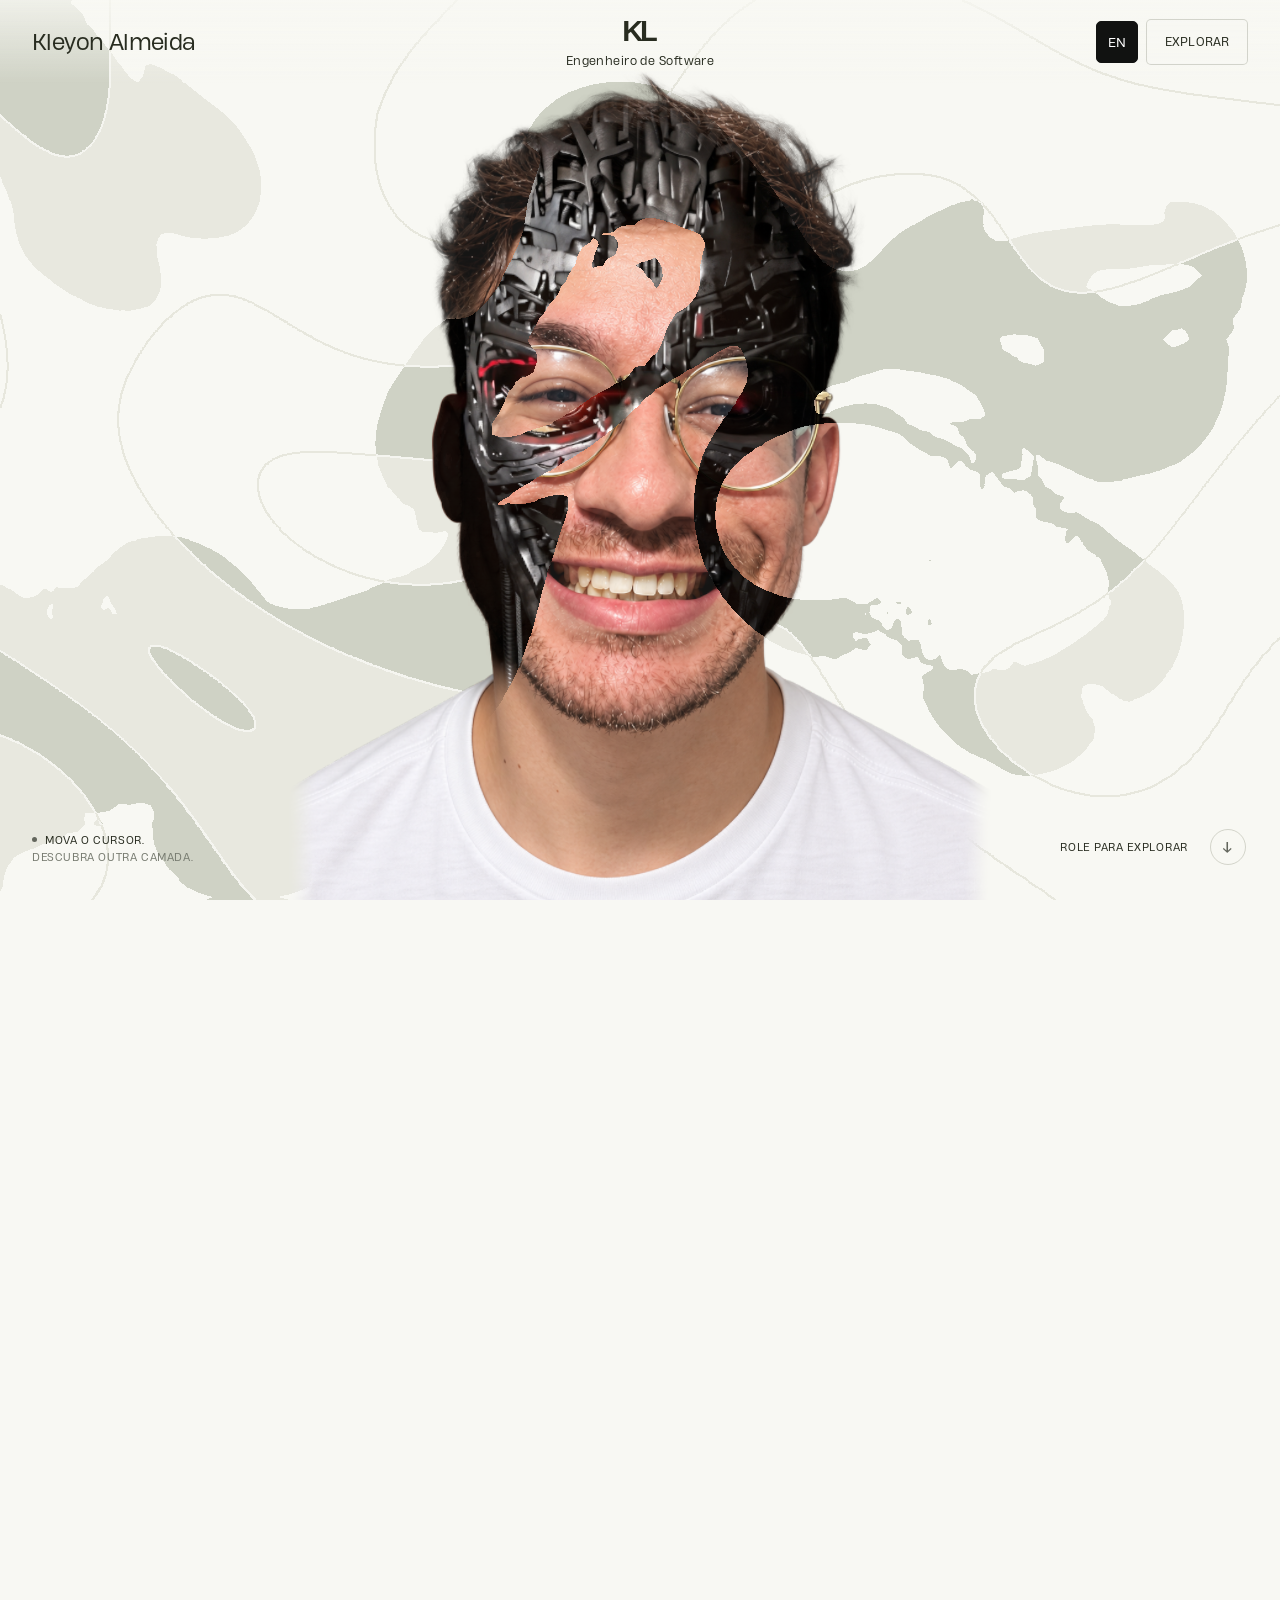
<file: index.html>
<!doctype html>
<html lang="pt-BR">
<head>
<meta charset="utf-8"><meta name="viewport" content="width=device-width,initial-scale=1,viewport-fit=cover">
<meta name="theme-color" content="#f8f8f3"><meta name="description" content="Kleyon Almeida, Software Engineer. Backend C#/.NET, arquitetura, APIs, integrações e inteligência artificial aplicada.">
<title>Kleyon Almeida | Software Engineer</title><link rel="stylesheet" href="src/portifolio.css"><script defer src="src/smooth-scroll.js"></script><script defer src="src/scroll-timeline.js"></script><script defer src="src/portifolio.js"></script><script defer src="src/i18n.js"></script>
</head>
<body>
<a class="skip" href="#explorar">Ir para os projetos</a>
<div class="loading" id="loading" role="status" aria-live="polite"><span class="loading__mark">KL</span><span id="loading-text">Carregando portfólio para apresentação</span><div class="loading__progress" id="loading-meter" role="progressbar" aria-label="Carregamento do portfólio" aria-valuemin="0" aria-valuemax="100" aria-valuenow="0"><span id="loading-bar"></span></div><span class="loading__percent" id="loading-percent">0%</span></div>
<header class="nav" id="nav"><a class="brand" href="#inicio" aria-label="Voltar ao início">Kleyon Almeida</a><a class="nav__center" href="#inicio" aria-label="Engenheiro de Software — início"><strong>KL</strong><small>Engenheiro de Software</small></a><div class="nav__actions"><button class="language-toggle" id="language-toggle" type="button" aria-label="Mudar para inglês" aria-pressed="false" title="English">EN</button><a class="nav__link" href="#explorar">EXPLORAR</a></div></header>
<main>
<section class="hero" id="inicio" aria-label="Retrato interativo. Mova o cursor sobre a foto para revelar outra camada."><iframe id="hero-frame" title="Retrato 3D com revelação pelo cursor e linhas cinzas" src="assets/hero/index.html" loading="eager"></iframe><article class="hero-about" id="apresentacao" aria-hidden="true"><h1>Software<br><span>Engineer</span></h1><div class="hero-about__copy"><p>Sou Engenheiro de Software com mais de 2 anos de experiência no desenvolvimento de sistemas, APIs e integrações, atuando desde a definição arquitetural até a implementação e evolução de soluções.</p><p>Minha atuação combina fundamentos de Engenharia de Software — arquitetura, modelagem, testes e qualidade — com a aplicação de Inteligência Artificial para otimizar processos de desenvolvimento e construir novas funcionalidades.</p><p>Tenho experiência com C#/.NET, ASP.NET Core, sistemas em tempo real, integrações com serviços externos e padrões como Clean Architecture, DDD e CQRS.</p><p>Também exploro soluções baseadas em LLMs, RAG e automações, buscando aplicar essas tecnologias a problemas reais.</p></div></article><div class="hero__note"><span class="dot"></span>MOVA O CURSOR.<br><span>DESCUBRA OUTRA CAMADA.</span></div><a href="#explorar" class="scroll-cue">ROLE PARA EXPLORAR <span aria-hidden="true">↓</span></a></section>
<section class="follow" id="explorar" aria-label="Exploração visual com cards 3D e transições na rolagem"><iframe id="follow-frame" title="Galeria experimental de cards, imagens e composições em movimento" src="assets/sections/index.html" loading="eager"></iframe></section>
<div class="scroll-space" id="scroll-space" aria-hidden="true"></div>
</main>
<div class="progress" aria-hidden="true"><span id="progress"></span></div>
<noscript><p>Ative o JavaScript para visualizar as cenas interativas.</p></noscript>
</body></html>
</file>
<file: src/portifolio.css>
@font-face{font-family:HeadingNow;src:url('../assets/fonts/HeadingNow-73Book.woff2') format('woff2');font-weight:400;font-display:swap}
:root{color-scheme:light;--ink:#f8f8f3;--blue:#63665d;--paper:#282c20}*{box-sizing:border-box}html{scroll-behavior:auto;scrollbar-color:#1bb8ff #05080f;background:var(--ink)}body{margin:0;font-family:HeadingNow,Arial,sans-serif;color:var(--paper);background:var(--ink);overflow-x:hidden}a{color:inherit;text-decoration:none}a:focus-visible{outline:2px solid var(--blue);outline-offset:7px}.skip{position:fixed;left:20px;top:-80px;z-index:100;background:#05080f;padding:16px}.skip:focus{top:16px}
.nav{position:fixed;inset:0 0 auto;height:84px;display:flex;align-items:center;justify-content:space-between;padding:0 32px;z-index:20;pointer-events:none;transition:color .35s;background:linear-gradient(#05080fc9,transparent)}.nav a{pointer-events:auto}.brand{font-size:21px;letter-spacing:-1px;font-weight:400}.brand>span{color:var(--blue);font-size:34px;vertical-align:top;line-height:.7;margin-left:2px}.nav__center{position:absolute;left:50%;transform:translateX(-50%) rotate(-10deg);font:bold italic 30px Arial,sans-serif;letter-spacing:-4px}.nav__center span{color:var(--blue);font-size:23px}.nav__link{font-size:11px;letter-spacing:.08em;padding:14px 17px;border:1px solid #a2c8ec40;border-radius:7px;background:#05080f40;backdrop-filter:blur(12px)}.nav__link span{font-size:16px;margin-left:20px;color:var(--blue)}.nav.is-follow{color:white;background:none}
.hero,.follow{position:fixed;inset:0;height:100vh;overflow:hidden}.hero{z-index:1;background:var(--ink)}iframe{display:block;width:100%;height:100%;border:0}.hero__note{position:absolute;left:32px;bottom:35px;font-size:10px;line-height:1.65;letter-spacing:.06em;pointer-events:none}.hero__note>span:not(.dot){color:#87a0b6}.dot{display:inline-block;width:5px;height:5px;background:var(--blue);box-shadow:0 0 12px var(--blue);border-radius:50%;margin-right:8px;vertical-align:2px}.scroll-cue{position:absolute;right:34px;bottom:35px;font-size:10px;letter-spacing:.07em;display:flex;align-items:center;gap:22px}.scroll-cue>span{display:grid;place-items:center;width:36px;height:36px;border:1px solid #2085c070;border-radius:50%;color:var(--blue);font-size:19px;animation:nudge 2s ease-in-out infinite}
.follow{z-index:2;background:#c5939d;transform:translate3d(8.611vw,100vh,0) rotate(15deg);transform-origin:0% 0%;will-change:transform;pointer-events:none;visibility:hidden}.scroll-space{height:18000px;pointer-events:none}.progress{position:fixed;right:0;top:0;bottom:0;width:2px;z-index:30;background:#75bdff13;pointer-events:none}.progress>span{display:block;height:0;background:var(--blue);box-shadow:0 0 10px #0af}
.loading{position:fixed;inset:0;display:flex;align-items:center;justify-content:center;gap:28px;flex-direction:column;z-index:50;background:var(--ink);font-size:11px;letter-spacing:.05em;transition:opacity .65s,visibility .65s}.loading.is-done{opacity:0;visibility:hidden;pointer-events:none}.loading__mark{font:bold italic 80px Arial,sans-serif;letter-spacing:-8px}.loading__mark>span{color:var(--blue)}.loading i{width:80px;height:1px;background:linear-gradient(90deg,transparent,var(--blue),transparent);animation:pulse 1s ease-in-out infinite}@keyframes pulse{50%{opacity:.25;transform:scaleX(.5)}}@keyframes nudge{50%{transform:translateY(5px)}}
@media(max-width:600px){.nav{height:70px;padding:0 20px}.brand{font-size:17px}.nav__center{font-size:24px}.nav__link{padding:11px;font-size:9px}.nav__link span{margin-left:10px}.hero__note{left:20px;bottom:28px;font-size:8px}.scroll-cue{right:20px;bottom:25px;font-size:8px;gap:10px}.scroll-cue>span{width:29px;height:29px}}
@media(prefers-reduced-motion:reduce){.loading i,.scroll-cue>span{animation:none}.follow{will-change:auto}}

/* Light portrait opening, matching the original reference. */
.nav{background:linear-gradient(#f8f8f3c9,transparent)}.nav.is-follow{background:none}
.nav__link{border-color:#6c706044;background:#f8f8f3a6}.nav.is-follow .nav__link{background:#272c2030}
.hero__note>span:not(.dot){color:#777b70}.dot,.progress>span{box-shadow:none}.progress{background:#71756618}
.scroll-cue>span{border-color:#8a8d7955}.skip{background:#f8f8f3}

/* Compositor-only progress indicator; avoid layout on each scroll event. */
.progress>span{height:100%;transform:scaleY(0);transform-origin:top;will-change:transform}

/* Render the first FOLLOW scene behind the loading screen to upload GPU resources before scrolling. */
html:not([data-ready="true"]) .follow{visibility:visible!important;transform:none!important}

/* Personal identity and the slim, neutral scrollbar from the reference. */
html{scrollbar-width:thin;scrollbar-color:#393a35 #efeee8}html::-webkit-scrollbar{width:7px}html::-webkit-scrollbar-track{background:#efeee8}html::-webkit-scrollbar-thumb{background:#393a35;border:2px solid #efeee8;border-radius:9px}.progress{display:none}
.brand{font-size:21px;letter-spacing:-.6px}.nav__center{transform:translateX(-50%);display:flex;align-items:center;flex-direction:column;letter-spacing:0;font-style:normal;gap:4px}.nav__center strong{font:700 29px Arial,sans-serif;letter-spacing:-3px;padding-right:3px}.nav__center small{font:11px HeadingNow,Arial,sans-serif;letter-spacing:.04em}.nav__link{padding:13px 18px;border-radius:5px;backdrop-filter:none;letter-spacing:.01em}.loading__mark{letter-spacing:-8px}.nav.is-follow{color:#252820}.nav.is-follow .nav__link{background:#ffffff40}
@media(max-width:600px){.nav{padding:0 15px;height:76px}.brand{font-size:17px;max-width:115px;line-height:1.05}.nav__center strong{font-size:25px}.nav__center small{font-size:8px}.nav__link{padding:11px 12px;font-size:10px}}

/* Loading progress follows scene milestones, reaching 100% only when both are ready. */
.loading{gap:24px;padding:24px;text-align:center}.loading__mark{font:bold italic 82px Arial,sans-serif;letter-spacing:-7px;padding-right:7px}.loading__progress{width:min(280px,72vw);height:3px;border-radius:3px;overflow:hidden;background:#292e201b;margin-top:6px}.loading__progress>span{display:block;width:100%;height:100%;background:#282c20;transform:scaleX(0);transform-origin:left;transition:transform .28s ease}.loading__percent{font:14px HeadingNow,Arial,sans-serif;letter-spacing:.06em;font-variant-numeric:tabular-nums}.loading #loading-text{font-size:13px;letter-spacing:.015em}
@media(prefers-reduced-motion:reduce){.loading__progress>span{transition:none}}

@font-face{font-family:PortifolioDisplay;src:url('../assets/fonts/Hardbop-Bold.woff2') format('woff2');font-display:swap}
.hero{background:#f8f8f3}.hero iframe{transform-origin:center top;will-change:transform,opacity}.hero-about{position:absolute;left:clamp(24px,3vw,80px);top:105px;width:42%;max-width:740px;opacity:0;transform:translate3d(0,80vh,0);pointer-events:none;will-change:transform,opacity;color:#20231d}.hero-about h1{font-family:PortifolioDisplay,sans-serif;font-size:clamp(85px,10vw,230px);line-height:.87;margin:0 0 30px;font-weight:700;letter-spacing:-.02em}.hero-about h1 span{color:#fff;-webkit-text-stroke:1.3px #20231d;paint-order:stroke fill}.hero-about__copy{font-size:clamp(15px,1.18vw,23px);line-height:1.45;max-width:65ch}.hero-about__copy p{margin:0 0 17px}.hero-about__copy p:last-child{margin-bottom:0}html[data-about="true"] .hero__note,html[data-about="true"] .scroll-cue{opacity:0;pointer-events:none}
@media(max-width:767px){.hero-about{left:20px;top:98px;width:calc(100% - 40px);max-width:none}.hero-about h1{font-size:23vw;width:58%;margin-bottom:140px;line-height:.9}.hero-about__copy{font-size:16px;line-height:1.45;background:#f8f8f3;position:relative;padding:0 0 24px}.hero-about__copy p{margin-bottom:20px}}
@media(prefers-reduced-motion:reduce){.hero iframe,.hero-about{will-change:auto}}

.hero-about h1{text-transform:uppercase}.nav.is-contact{color:#f4f4ef!important;background:none!important}.nav.is-contact .nav__link{color:#f4f4ef;border-color:#ffffff55;background:#ffffff14}

.hero-about h1 span{-webkit-text-stroke:2.6px #20231d;text-shadow:0 0 .4px #20231d}

.nav.is-petrol{color:#eaf4f0;background:none}.nav.is-petrol .nav__link{color:#eaf4f0;background:#ffffff12;border-color:#ffffff45}

/* Mobile browser chrome and overscroll match the visible portfolio section. */
@media(max-width:767px){html,body{background:var(--mobile-page-background,#f8f8f3)}.follow{background:#c5939d}}

/* Language switch shares the navigation palette and keeps both actions together. */
.nav__actions{display:flex;align-items:center;gap:8px;pointer-events:auto}
.language-toggle{display:inline-flex;align-items:center;justify-content:center;min-width:42px;height:42px;padding:0 11px;border:1px solid #111211;border-radius:5px;background:#111211;color:#fff;font:12px HeadingNow,Arial,sans-serif;cursor:pointer;transition:background-color .2s,color .2s,border-color .2s}
.language-toggle:hover{background:#33352f}.language-toggle:focus-visible{outline:2px solid #20231d;outline-offset:4px}.nav.is-petrol .language-toggle:focus-visible,.nav.is-contact .language-toggle:focus-visible{outline-color:#fff}
.nav.is-petrol .language-toggle{background:#eaf4f0;color:#104a4d;border-color:#eaf4f0}.nav.is-petrol .language-toggle:hover{background:#fff}
.nav.is-contact .language-toggle{background:#f4f4ef;color:#111211;border-color:#f4f4ef}.nav.is-contact .language-toggle:hover{background:#fff}
@media(max-width:600px){.nav__actions{gap:6px}.language-toggle{min-width:35px;height:36px;padding:0 8px;font-size:11px}}
@media(max-width:400px){.nav__center{left:45%}.brand{max-width:82px}.nav__center small{font-size:7px}.nav__link{padding:11px 9px}}
@media(prefers-reduced-motion:reduce){.language-toggle{transition:none}}
</file>
